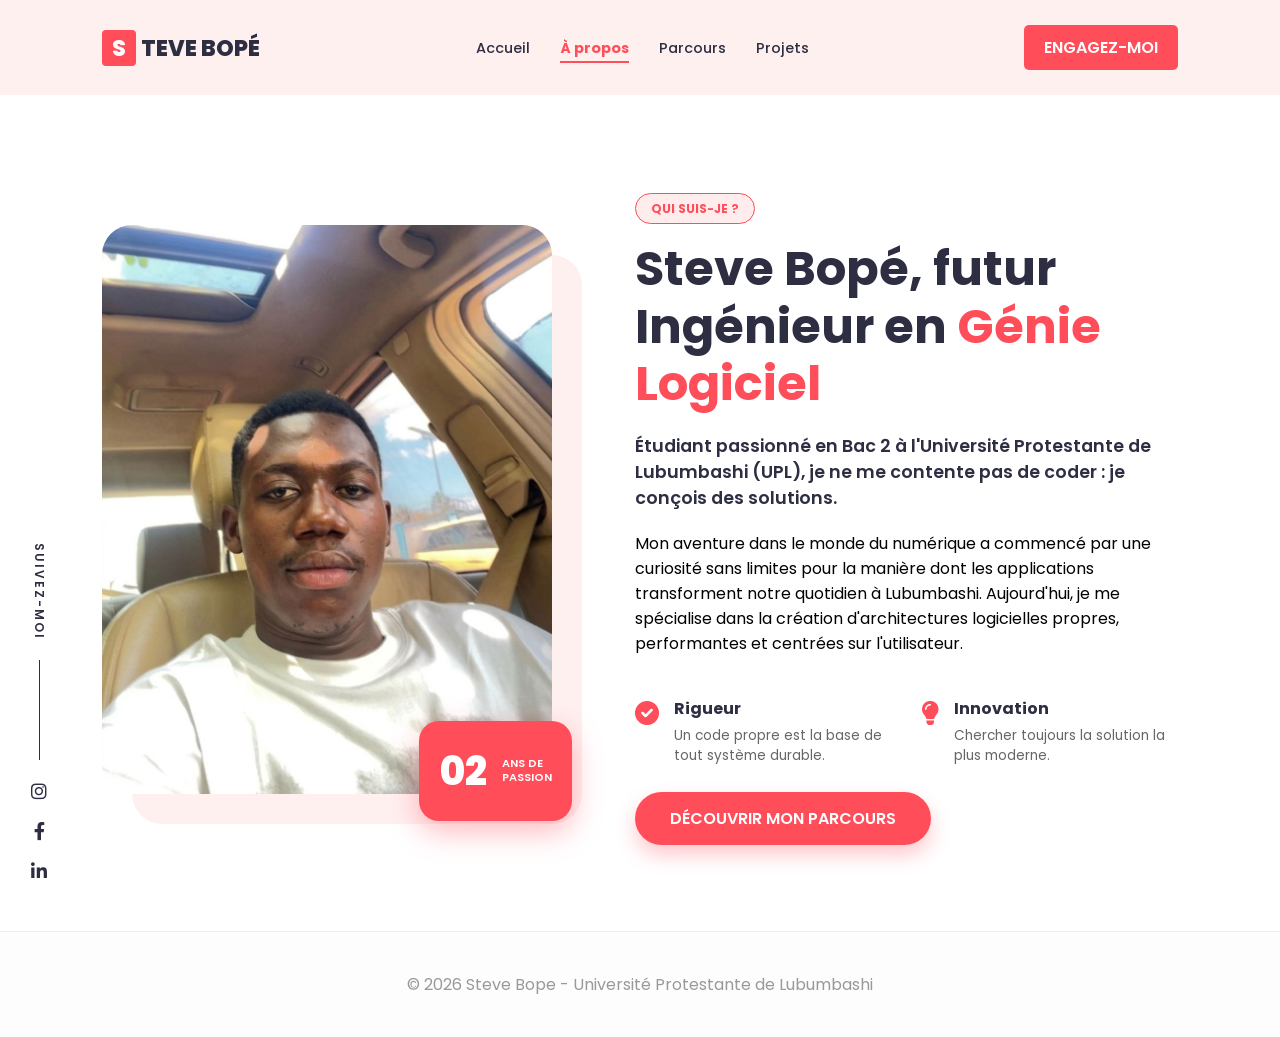
<file: a-propos.html>
<!DOCTYPE html>
<html lang="fr">
<head>
    <meta charset="UTF-8">
    <meta name="viewport" content="width=device-width, initial-scale=1.0">
    <title>À Propos | Steve Bopé</title>
    <link href="https://fonts.googleapis.com/css2?family=Poppins:wght@300;400;600;700&display=swap" rel="stylesheet">
    <link rel="stylesheet" href="https://cdnjs.cloudflare.com/ajax/libs/font-awesome/6.0.0/css/all.min.css">
    <link rel="stylesheet" href="style.css">
</head>
<body>

    <div class="social-sidebar">
        <p class="follow-us">SUIVEZ-MOI</p>
        <div class="line"></div>
        <a href="https://instagram.com/stevebope" target="_blank"><i class="fab fa-instagram"></i></a>
        <a href="https://facebook.com/stevebope" target="_blank"><i class="fab fa-facebook-f"></i></a>
        <a href="https://linkedin.com/in/steve-bope" target="_blank"><i class="fab fa-linkedin-in"></i></a>
    </div>

    <header>
        <div class="logo"><span>S</span>TEVE BOPÉ</div>
        <nav>
            <ul>
                <li><a href="index.html">Accueil</a></li>
                <li><a href="a-propos.html" class="active-link">À propos</a></li>
                <li><a href="parcours.html">Parcours</a></li>
                <li><a href="projets.html">Projets</a></li>
            </ul>
        </nav>
        <a href="contact.html" class="btn-hire-top">ENGAGEZ-MOI</a>
    </header>

    <section class="about-section">
        <div class="about-container">
            <div class="about-image">
                <div class="image-wrapper">
                <img src="manasse.jpeg" alt="Steve Bopé">
                    <div class="experience-badge">
                        <span class="number">02</span>
                        <span class="text">ANS DE<br>PASSION</span>
                    </div>
                </div>
            </div>

            <div class="about-text">
                <span class="badge">QUI SUIS-JE ?</span>
                <h2>Steve Bopé, futur Ingénieur en <span>Génie Logiciel</span></h2>
                <p class="main-p">
                    Étudiant passionné en Bac 2 à l'Université Protestante de Lubumbashi (UPL), 
                    je ne me contente pas de coder : je conçois des solutions.
                </p>
                <p>
                    Mon aventure dans le monde du numérique a commencé par une curiosité sans limites 
                    pour la manière dont les applications transforment notre quotidien à Lubumbashi. 
                    Aujourd'hui, je me spécialise dans la création d'architectures logicielles 
                    propres, performantes et centrées sur l'utilisateur.
                </p>

                <div class="values-grid">
                    <div class="value-item">
                        <i class="fas fa-check-circle"></i>
                        <div>
                            <h4>Rigueur</h4>
                            <p>Un code propre est la base de tout système durable.</p>
                        </div>
                    </div>
                    <div class="value-item">
                        <i class="fas fa-lightbulb"></i>
                        <div>
                            <h4>Innovation</h4>
                            <p>Chercher toujours la solution la plus moderne.</p>
                        </div>
                    </div>
                </div>

                <a href="parcours.html" class="btn-main">DÉCOUVRIR MON PARCOURS</a>
            </div>
        </div>
    </section>

    <footer>
        <p>© 2026 Steve Bope - Université Protestante de Lubumbashi</p>
    </footer>

</body>

</html>
</file>
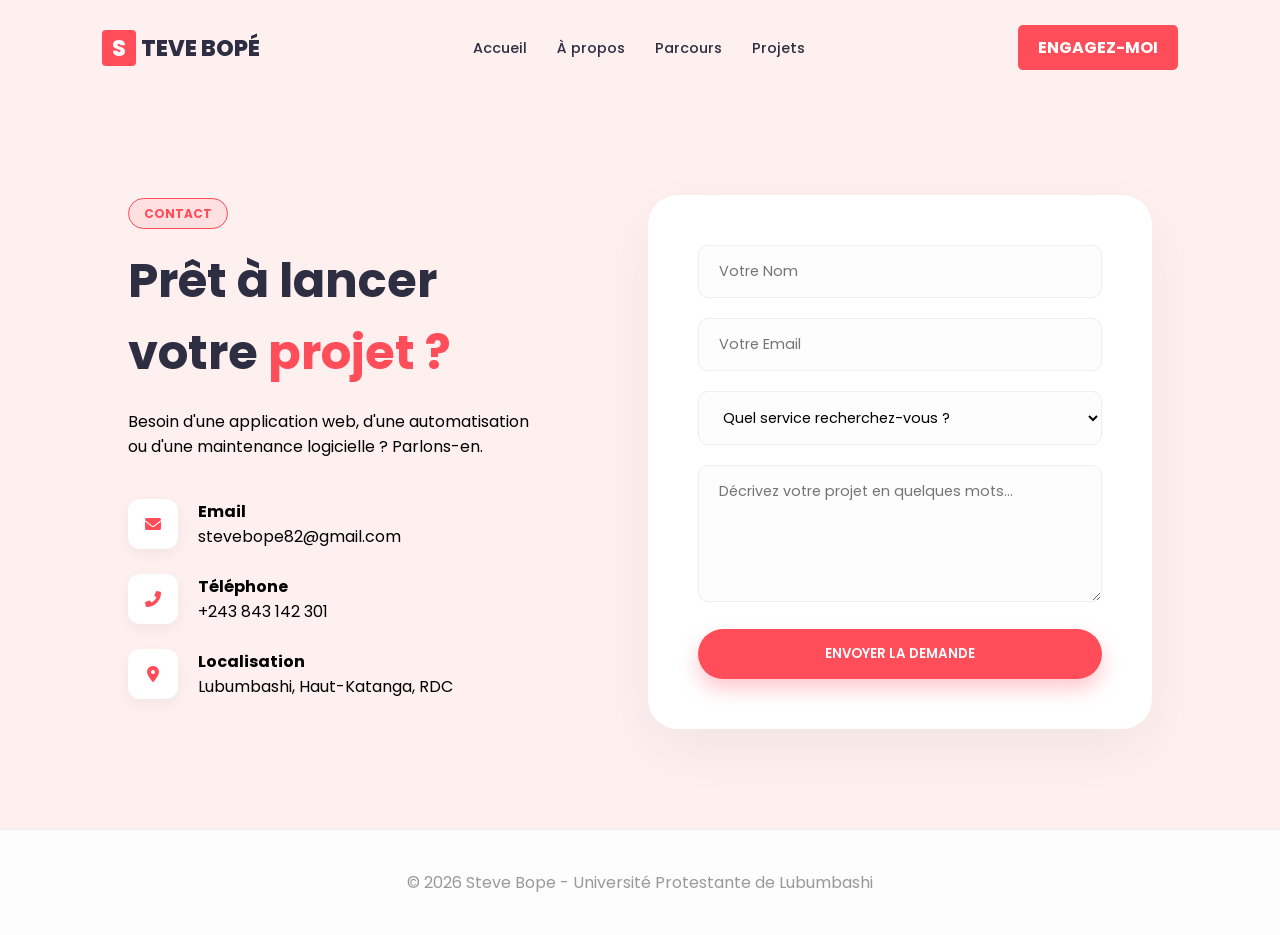
<file: contact.html>
<!DOCTYPE html>
<html lang="fr">
<head>
    <meta charset="UTF-8">
    <meta name="viewport" content="width=device-width, initial-scale=1.0">
    <title>Contactez-moi | Steve Bopé</title>
    <link href="https://fonts.googleapis.com/css2?family=Poppins:wght@300;400;600;700&display=swap" rel="stylesheet">
    <link rel="stylesheet" href="https://cdnjs.cloudflare.com/ajax/libs/font-awesome/6.0.0/css/all.min.css">
    <link rel="stylesheet" href="style.css">
</head>
<body>

    <header>
        <div class="logo"><span>S</span>TEVE BOPÉ</div>
        <nav>
            <ul>
                <li><a href="index.html">Accueil</a></li>
                <li><a href="a-propos.html">À propos</a></li>
                <li><a href="parcours.html">Parcours</a></li>
                <li><a href="projets.html">Projets</a></li>
            </ul>
        </nav>
        <a href="contact.html" class="active-link btn-hire-top">ENGAGEZ-MOI</a>
    </header>

    <section class="contact-page">
        <div class="contact-container">
            <div class="contact-info-side">
                <span class="badge">CONTACT</span>
                <h2>Prêt à lancer votre <span>projet ?</span></h2>
                <p>Besoin d'une application web, d'une automatisation ou d'une maintenance logicielle ? Parlons-en.</p>
                
                <div class="contact-methods">
                    <div class="method-item">
                        <i class="fas fa-envelope"></i>
                        <div>
                            <h4>Email</h4>
                            <p>stevebope82@gmail.com</p>
                        </div>
                    </div>
                    <div class="method-item">
                        <i class="fas fa-phone-alt"></i>
                        <div>
                            <h4>Téléphone</h4>
                            <p>+243 843 142 301</p>
                        </div>
                    </div>
                    <div class="method-item">
                        <i class="fas fa-map-marker-alt"></i>
                        <div>
                            <h4>Localisation</h4>
                            <p>Lubumbashi, Haut-Katanga, RDC</p>
                        </div>
                    </div>
                </div>
            </div>

            <div class="contact-form-side">
                <form action="#" method="POST" class="hire-form">
                    <div class="form-group">
                        <input type="text" placeholder="Votre Nom" required>
                    </div>
                    <div class="form-group">
                        <input type="email" placeholder="Votre Email" required>
                    </div>
                    <div class="form-group">
                        <select required>
                            <option value="" disabled selected>Quel service recherchez-vous ?</option>
                            <option value="web">Développement Web</option>
                            <option value="mobile">Application Mobile</option>
                            <option value="auto">Automatisation de tâches</option>
                            <option value="maintenance">Maintenance Logicielle</option>
                            <option value="database">Gestion de Données</option>
                        </select>
                    </div>
                    <div class="form-group">
                        <textarea placeholder="Décrivez votre projet en quelques mots..." rows="5" required></textarea>
                    </div>
                    <button type="submit" class="btn-main">ENVOYER LA DEMANDE</button>
                </form>
            </div>
        </div>
    </section>

    <footer>
        <p>© 2026 Steve Bope - Université Protestante de Lubumbashi</p>
    </footer>

</body>

</html>
</file>
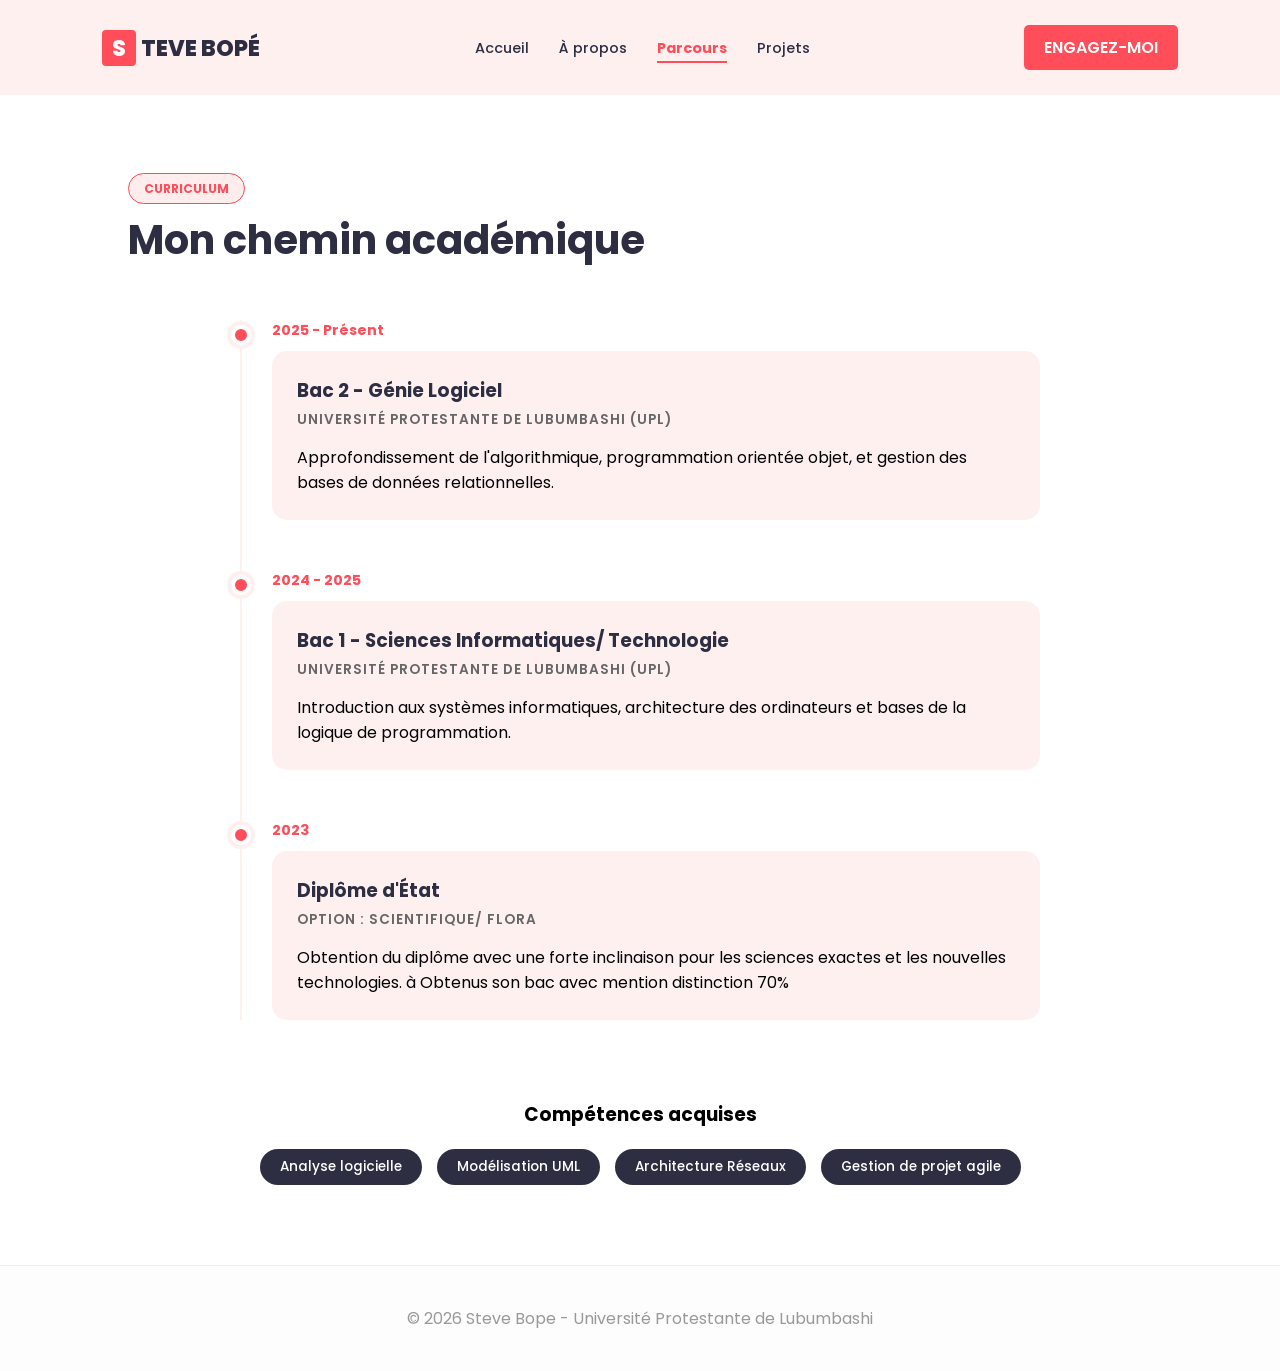
<file: parcours.html>
<!DOCTYPE html>
<html lang="fr">
<head>
    <meta charset="UTF-8">
    <meta name="viewport" content="width=device-width, initial-scale=1.0">
    <title>Mon Parcours | Steve Bopé</title>
    <link href="https://fonts.googleapis.com/css2?family=Poppins:wght@300;400;600;700&display=swap" rel="stylesheet">
    <link rel="stylesheet" href="https://cdnjs.cloudflare.com/ajax/libs/font-awesome/6.0.0/css/all.min.css">
    <link rel="stylesheet" href="style.css">
</head>
<body>

    <header>
        <div class="logo"><span>S</span>TEVE BOPÉ</div>
        <nav>
            <ul>
                <li><a href="index.html">Accueil</a></li>
                <li><a href="a-propos.html">À propos</a></li>
                <li><a href="parcours.html" class="active-link">Parcours</a></li>
                <li><a href="projets.html">Projets</a></li>
            </ul>
        </nav>
        <a href="contact.html" class="btn-hire-top">ENGAGEZ-MOI</a>
    </header>

    <section class="parcours-section">
        <div class="section-title">
            <span class="badge">CURRICULUM</span>
            <h2>Mon chemin <span>académique</span></h2>
        </div>

        <div class="timeline">
            <div class="timeline-item">
                <div class="timeline-dot"></div>
                <div class="timeline-date">2025 - Présent</div>
                <div class="timeline-content">
                    <h3>Bac 2 - Génie Logiciel</h3>
                    <p class="institution">Université Protestante de Lubumbashi (UPL)</p>
                    <p>Approfondissement de l'algorithmique, programmation orientée objet, et gestion des bases de données relationnelles.</p>
                </div>
            </div>

            <div class="timeline-item">
                <div class="timeline-dot"></div>
                <div class="timeline-date">2024 - 2025</div>
                <div class="timeline-content">
                    <h3>Bac 1 - Sciences Informatiques/ Technologie</h3>
                    <p class="institution">Université Protestante de Lubumbashi (UPL)</p>
                    <p>Introduction aux systèmes informatiques, architecture des ordinateurs et bases de la logique de programmation.</p>
                </div>
            </div>

            <div class="timeline-item">
                <div class="timeline-dot"></div>
                <div class="timeline-date">2023</div>
                <div class="timeline-content">
                    <h3>Diplôme d'État</h3>
                    <p class="institution">Option : Scientifique/ Flora</p>
                    <p>Obtention du diplôme avec une forte inclinaison pour les sciences exactes et les nouvelles technologies. à Obtenus son bac avec mention distinction 70%</p>
                </div>
            </div>
        </div>

        <div class="skills-highlight">
            <h3>Compétences acquises</h3>
            <div class="skills-tags">
                <span>Analyse logicielle</span>
                <span>Modélisation UML</span>
                <span>Architecture Réseaux</span>
                <span>Gestion de projet agile</span>
            </div>
        </div>
    </section>

    <footer>
        <p>© 2026 Steve Bope - Université Protestante de Lubumbashi</p>
    </footer>

</body>
</html>
</file>
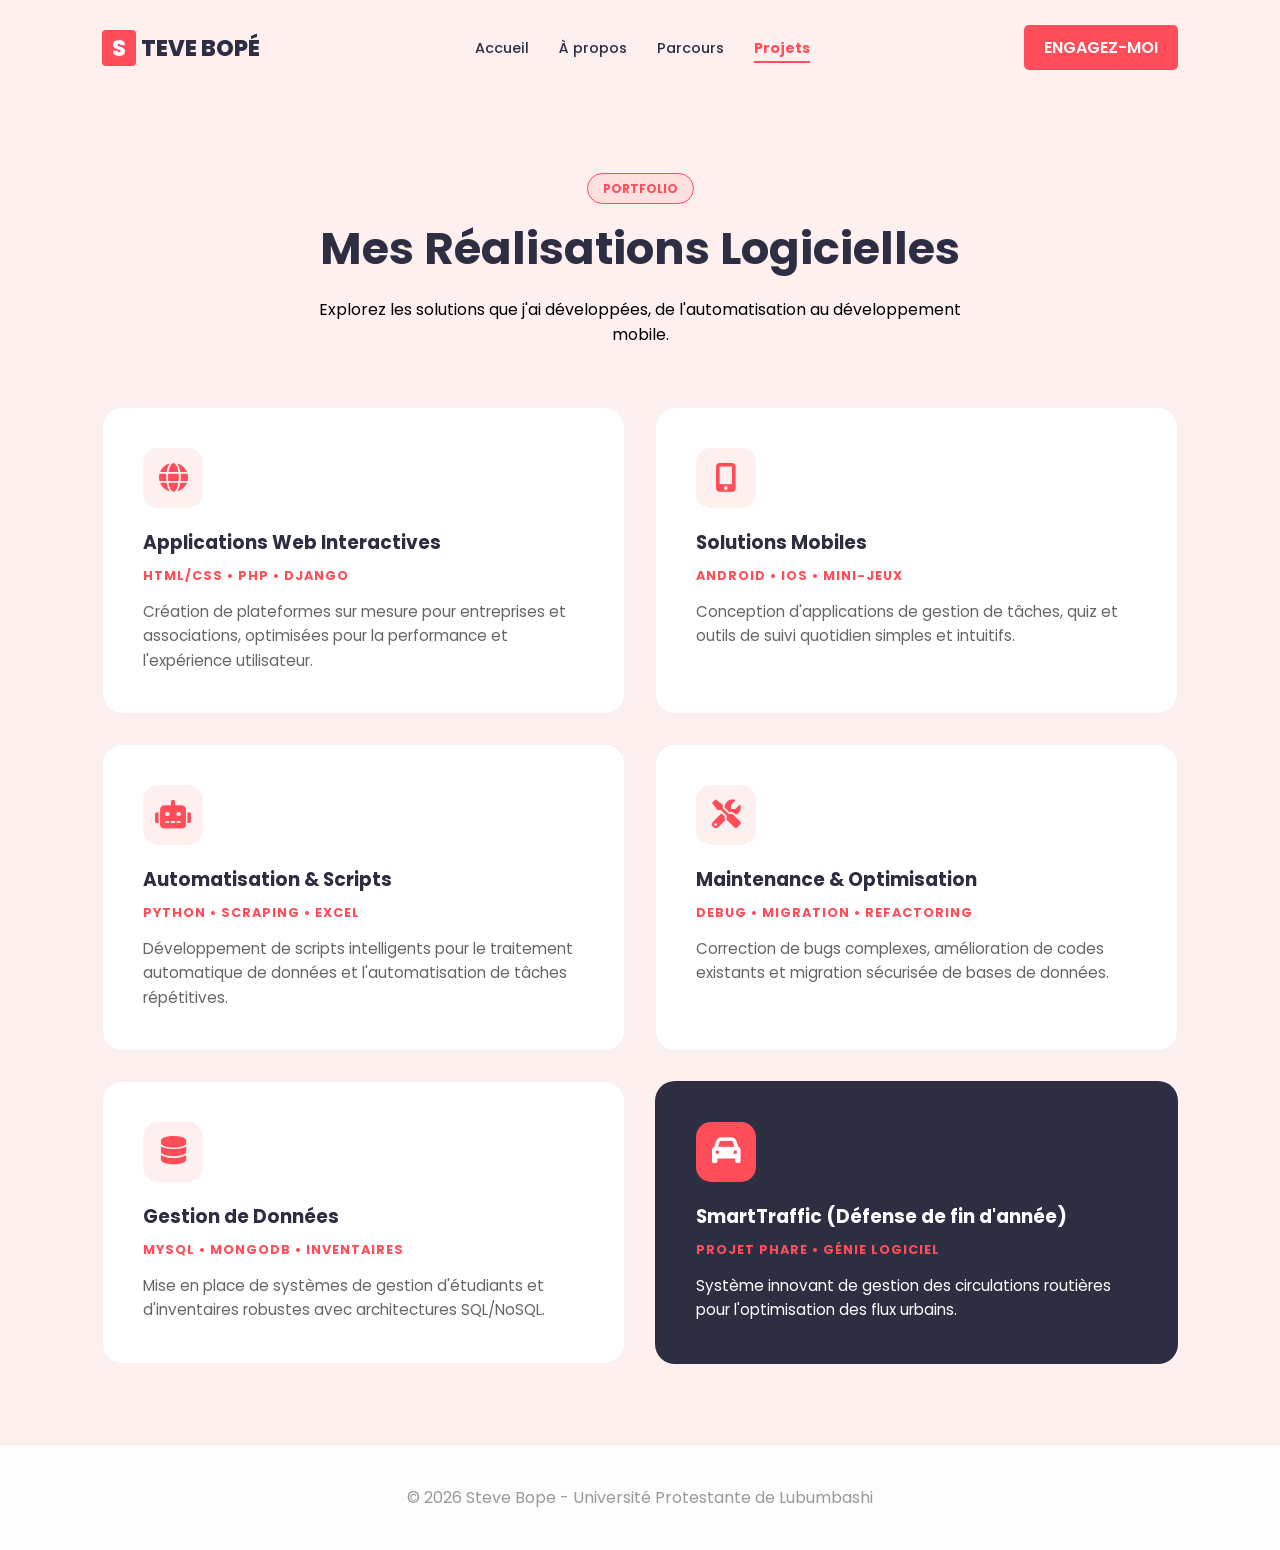
<file: projets.html>
<!DOCTYPE html>
<html lang="fr">
<head>
    <meta charset="UTF-8">
    <meta name="viewport" content="width=device-width, initial-scale=1.0">
    <title>Mes Projets | Steve Bopé</title>
    <link href="https://fonts.googleapis.com/css2?family=Poppins:wght@300;400;600;700&display=swap" rel="stylesheet">
    <link rel="stylesheet" href="https://cdnjs.cloudflare.com/ajax/libs/font-awesome/6.0.0/css/all.min.css">
    <link rel="stylesheet" href="style.css">
</head>
<body>

    <header>
        <div class="logo"><span>S</span>TEVE BOPÉ</div>
        <nav>
            <ul>
                <li><a href="index.html">Accueil</a></li>
                <li><a href="a-propos.html">À propos</a></li>
                <li><a href="parcours.html">Parcours</a></li>
                <li><a href="projets.html" class="active-link">Projets</a></li>
            </ul>
        </nav>
        <a href="contact.html" class="btn-hire-top">ENGAGEZ-MOI</a>
    </header>

    <section class="projets-page">
        <div class="section-title-centered">
            <span class="badge">PORTFOLIO</span>
            <h2>Mes Réalisations <span>Logicielles</span></h2>
            <p>Explorez les solutions que j'ai développées, de l'automatisation au développement mobile.</p>
        </div>

        <div class="projects-grid-full">
            <div class="project-item">
                <div class="project-icon"><i class="fas fa-globe"></i></div>
                <div class="project-info">
                    <h3>Applications Web Interactives</h3>
                    <span class="tag">HTML/CSS • PHP • Django</span>
                    <p>Création de plateformes sur mesure pour entreprises et associations, optimisées pour la performance et l'expérience utilisateur.</p>
                </div>
            </div>

            <div class="project-item">
                <div class="project-icon"><i class="fas fa-mobile-alt"></i></div>
                <div class="project-info">
                    <h3>Solutions Mobiles</h3>
                    <span class="tag">Android • iOS • Mini-jeux</span>
                    <p>Conception d'applications de gestion de tâches, quiz et outils de suivi quotidien simples et intuitifs.</p>
                </div>
            </div>

            <div class="project-item">
                <div class="project-icon"><i class="fas fa-robot"></i></div>
                <div class="project-info">
                    <h3>Automatisation & Scripts</h3>
                    <span class="tag">Python • Scraping • Excel</span>
                    <p>Développement de scripts intelligents pour le traitement automatique de données et l'automatisation de tâches répétitives.</p>
                </div>
            </div>

            <div class="project-item">
                <div class="project-icon"><i class="fas fa-tools"></i></div>
                <div class="project-info">
                    <h3>Maintenance & Optimisation</h3>
                    <span class="tag">Debug • Migration • Refactoring</span>
                    <p>Correction de bugs complexes, amélioration de codes existants et migration sécurisée de bases de données.</p>
                </div>
            </div>

            <div class="project-item">
                <div class="project-icon"><i class="fas fa-database"></i></div>
                <div class="project-info">
                    <h3>Gestion de Données</h3>
                    <span class="tag">MySQL • MongoDB • Inventaires</span>
                    <p>Mise en place de systèmes de gestion d'étudiants et d'inventaires robustes avec architectures SQL/NoSQL.</p>
                </div>
            </div>

            <div class="project-item special">
                <div class="project-icon"><i class="fas fa-car"></i></div>
                <div class="project-info">
                    <h3>SmartTraffic (Défense de fin d'année)</h3>
                    <span class="tag">Projet phare • Génie Logiciel</span>
                    <p>Système innovant de gestion des circulations routières pour l'optimisation des flux urbains.</p>
                </div>
            </div>
        </div>
    </section>

    <footer>
        <p>© 2026 Steve Bope - Université Protestante de Lubumbashi</p>
    </footer>

</body>
</html>
</file>
<file: style.css>
:root {
    --primary: #ff4d5a; /* Corail dynamique */
    --secondary: #2d2e42; /* Bleu foncé pro */
    --bg-light: #fff0f0; /* Fond rosé doux */
    --white: #ffffff;
    --gray: #666;
}

* {
    margin: 0;
    padding: 0;
    box-sizing: border-box;
    font-family: 'Poppins', sans-serif;
}

body {
    background: var(--white);
    overflow-x: hidden;
}

/* Sidebars */
.social-sidebar, .contact-sidebar {
    position: fixed;
    bottom: 0;
    display: flex;
    flex-direction: column;
    align-items: center;
    z-index: 100;
}

.social-sidebar { left: 30px; }
.contact-sidebar { right: 30px; }

.follow-us, .contact-sidebar a {
    writing-mode: vertical-rl;
    text-orientation: mixed;
    text-decoration: none;
    color: var(--secondary);
    font-size: 12px;
    font-weight: 600;
    letter-spacing: 2px;
    margin-bottom: 20px;
}

.line {
    width: 1px;
    height: 100px;
    background: var(--secondary);
    margin-bottom: 20px;
}

.social-sidebar i {
    margin-bottom: 20px;
    font-size: 18px;
    color: var(--secondary);
    transition: 0.3s;
}

.social-sidebar i:hover { color: var(--primary); }

/* Header & Nav Improvements */
header {
    display: flex;
    justify-content: space-between;
    align-items: center;
    padding: 25px 8%;
    background: var(--bg-light);
    position: sticky;
    top: 0;
    z-index: 1000;
}

.logo {
    font-weight: 800;
    font-size: 1.4rem;
    color: var(--secondary);
}

.logo span {
    background: var(--primary);
    color: white;
    padding: 2px 10px;
    border-radius: 4px;
    margin-right: 5px;
}

nav ul { display: flex; list-style: none; align-items: center;}
nav ul li { margin: 0 15px; }

nav a { 
    text-decoration: none; 
    color: var(--secondary); 
    font-weight: 500; 
    font-size: 0.9rem;
    position: relative;
    padding-bottom: 5px;
    transition: 0.3s;
}

/* Effet de soulignement au survol */
nav a::after {
    content: '';
    position: absolute;
    width: 0;
    height: 2px;
    bottom: 0;
    left: 0;
    background: var(--primary);
    transition: 0.3s;
}

nav a:hover::after { width: 100%; }
nav a:hover { color: var(--primary); }

/* Style pour la page active */
.active-link {
    color: var(--primary) !important;
    font-weight: 700 !important;
}

.active-link::after { width: 100% !important; }

.btn-hire-top {
    background: var(--primary);
    color: white !important;
    padding: 10px 20px;
    border-radius: 5px;
    text-decoration: none;
    font-weight: 600;
    transition: 0.3s;
}

.btn-hire-top:hover {
    background: var(--secondary);
    transform: translateY(-2px);
}

/* Hero */
.hero {
    background: var(--bg-light);
    padding: 50px 8% 120px;
}

.hero-content {
    display: flex;
    justify-content: space-between;
    align-items: center;
}

.hero-text { max-width: 600px; }

.badge {
    background: rgba(255, 77, 90, 0.1);
    color: var(--primary);
    padding: 6px 15px;
    border-radius: 20px;
    font-size: 0.75rem;
    font-weight: 700;
    border: 1px solid var(--primary);
}

.hero-text h1 {
    font-size: 3.8rem;
    line-height: 1.1;
    color: var(--secondary);
    margin: 20px 0;
}

.hero-text h1 span { color: var(--primary); }

.hero-btns { display: flex; gap: 20px; margin-top: 35px; }

.btn-main, .btn-outline {
    padding: 15px 35px;
    border-radius: 50px;
    text-decoration: none;
    font-weight: 600;
    transition: 0.3s;
}

.btn-main {
    background: var(--primary);
    color: white;
    box-shadow: 0 10px 20px rgba(255, 77, 90, 0.3);
}

.btn-outline {
    background: var(--secondary);
    color: white;
}

.btn-main:hover, .btn-outline:hover {
    transform: translateY(-3px);
    opacity: 0.9;
}

.hero-image { position: relative; }
.hero-image img {
    width: 400px;
    position: relative;
    z-index: 5;
    border-radius: 20px;
}

/* Showcase */
.showcase { padding: 100px 10%; text-align: center; }

.section-title h2 { font-size: 2.5rem; margin: 10px 0 50px; color: var(--secondary); }

.filter-menu { margin-bottom: 50px; }
.filter-menu span {
    margin: 0 15px;
    font-weight: 600;
    color: #999;
    cursor: pointer;
    transition: 0.3s;
}

.filter-menu span.active { color: var(--primary); border-bottom: 2px solid var(--primary); }

.projects-grid {
    display: grid;
    grid-template-columns: repeat(auto-fit, minmax(320px, 1fr));
    gap: 40px;
}

.project-card { text-align: left; }

.project-img {
    height: 250px;
    border-radius: 20px;
    overflow: hidden;
    margin-bottom: 15px;
    position: relative;
    box-shadow: 0 15px 30px rgba(0,0,0,0.1);
}

.project-img img { width: 100%; height: 100%; object-fit: cover; transition: 0.5s; }

.overlay {
    position: absolute; top: 0; left: 0; width: 100%; height: 100%;
    background: rgba(45, 46, 66, 0.8);
    display: flex; justify-content: center; align-items: center;
    opacity: 0; transition: 0.3s;
}

.overlay span { color: white; border: 1px solid white; padding: 10px 20px; border-radius: 30px; }

.project-card:hover .overlay { opacity: 1; }
.project-card:hover img { transform: scale(1.1); }

footer { padding: 40px; text-align: center; background: #fdfdfd; color: #999; border-top: 1px solid #eee; }

/* Responsive */
@media (max-width: 900px) {
    .hero-content { flex-direction: column; text-align: center; }
    .hero-text h1 { font-size: 2.5rem; }
    .hero-btns { justify-content: center; }
    .social-sidebar, .contact-sidebar { display: none; }
}
/* --- Styles Page À Propos --- */

.about-section {
    padding: 100px 8%;
    background: var(--white);
}

.about-container {
    display: grid;
    grid-template-columns: 1fr 1.2fr;
    gap: 80px;
    align-items: center;
}

.about-image .image-wrapper {
    position: relative;
    max-width: 450px;
}

.about-image img {
    width: 100%;
    border-radius: 30px;
    box-shadow: 30px 30px 0px var(--bg-light);
}

.experience-badge {
    position: absolute;
    bottom: -20px;
    right: -20px;
    background: var(--primary);
    color: white;
    padding: 20px;
    border-radius: 20px;
    display: flex;
    align-items: center;
    gap: 15px;
    box-shadow: 0 10px 30px rgba(255, 77, 90, 0.4);
}

.experience-badge .number {
    font-size: 2.5rem;
    font-weight: 800;
}

.experience-badge .text {
    font-size: 0.7rem;
    font-weight: 600;
    line-height: 1.2;
}

.about-text h2 {
    font-size: 3rem;
    margin: 20px 0;
    line-height: 1.2;
    color: var(--secondary);
}

.about-text h2 span { color: var(--primary); }

.main-p {
    font-size: 1.1rem;
    font-weight: 600;
    color: var(--secondary);
    margin-bottom: 20px;
}

.values-grid {
    display: grid;
    grid-template-columns: 1fr 1fr;
    gap: 30px;
    margin: 40px 0;
}

.value-item {
    display: flex;
    gap: 15px;
}

.value-item i {
    color: var(--primary);
    font-size: 1.5rem;
    margin-top: 5px;
}

.value-item h4 {
    color: var(--secondary);
    margin-bottom: 5px;
}

.value-item p {
    font-size: 0.85rem;
    color: var(--gray);
}

/* Responsive À Propos */
@media (max-width: 992px) {
    .about-container { grid-template-columns: 1fr; gap: 50px; }
    .about-image { display: flex; justify-content: center; }
    .about-text { text-align: center; }
    .values-grid { text-align: left; }
}
/* --- Styles Page Parcours (Timeline) --- */

.parcours-section {
    padding: 80px 10%;
    background: var(--white);
}

.timeline {
    position: relative;
    max-width: 800px;
    margin: 50px auto;
    padding-left: 30px;
    border-left: 2px solid var(--bg-light);
}

.timeline-item {
    position: relative;
    margin-bottom: 50px;
}

.timeline-dot {
    position: absolute;
    left: -41px;
    top: 5px;
    width: 20px;
    height: 20px;
    background: var(--primary);
    border-radius: 50%;
    border: 4px solid var(--white);
    box-shadow: 0 0 0 4px var(--bg-light);
}

.timeline-date {
    font-weight: 700;
    color: var(--primary);
    font-size: 0.9rem;
    margin-bottom: 10px;
}

.timeline-content {
    background: var(--bg-light);
    padding: 25px;
    border-radius: 15px;
    transition: 0.3s;
}

.timeline-content:hover {
    transform: translateX(10px);
    background: #fff;
    box-shadow: 0 10px 30px rgba(0,0,0,0.05);
}

.timeline-content h3 {
    color: var(--secondary);
    margin-bottom: 5px;
}

.institution {
    font-weight: 600;
    font-size: 0.85rem;
    color: var(--gray);
    margin-bottom: 15px;
    text-transform: uppercase;
    letter-spacing: 1px;
}

.skills-highlight {
    text-align: center;
    margin-top: 80px;
}

.skills-tags {
    display: flex;
    justify-content: center;
    flex-wrap: wrap;
    gap: 15px;
    margin-top: 20px;
}

.skills-tags span {
    background: var(--secondary);
    color: white;
    padding: 8px 20px;
    border-radius: 30px;
    font-size: 0.85rem;
    font-weight: 500;
}
/* --- Styles Page Projets --- */

.projets-page {
    padding: 80px 8%;
    background: var(--bg-light);
}

.section-title-centered {
    text-align: center;
    max-width: 700px;
    margin: 0 auto 60px;
}

.section-title-centered h2 {
    font-size: 2.8rem;
    margin: 15px 0;
    color: var(--secondary);
}

.projects-grid-full {
    display: grid;
    grid-template-columns: repeat(auto-fit, minmax(350px, 1fr));
    gap: 30px;
}

.project-item {
    background: var(--white);
    padding: 40px;
    border-radius: 20px;
    display: flex;
    flex-direction: column;
    gap: 20px;
    transition: 0.4s;
    border: 1px solid rgba(0,0,0,0.05);
}

.project-item:hover {
    transform: translateY(-10px);
    box-shadow: 0 20px 40px rgba(0,0,0,0.08);
}

.project-icon {
    width: 60px;
    height: 60px;
    background: var(--bg-light);
    color: var(--primary);
    display: flex;
    align-items: center;
    justify-content: center;
    font-size: 1.8rem;
    border-radius: 15px;
}

.project-info h3 {
    color: var(--secondary);
    margin-bottom: 5px;
}

.project-info .tag {
    display: inline-block;
    color: var(--primary);
    font-size: 0.8rem;
    font-weight: 700;
    text-transform: uppercase;
    letter-spacing: 1px;
    margin-bottom: 15px;
}

.project-info p {
    color: var(--gray);
    font-size: 0.95rem;
    line-height: 1.6;
}

/* Style spécial pour le projet de défense */
.project-item.special {
    background: var(--secondary);
}

.project-item.special h3, 
.project-item.special p {
    color: white;
}

.project-item.special .project-icon {
    background: var(--primary);
    color: white;
}
/* --- Styles Page Contact --- */

.contact-page {
    padding: 100px 10%;
    background: var(--bg-light);
    min-height: 80vh;
}

.contact-container {
    display: grid;
    grid-template-columns: 1fr 1.2fr;
    gap: 100px;
    align-items: center;
}

.contact-info-side h2 {
    font-size: 3rem;
    margin: 20px 0;
    color: var(--secondary);
}

.contact-info-side h2 span {
    color: var(--primary);
}

.contact-methods {
    margin-top: 40px;
}

.method-item {
    display: flex;
    align-items: center;
    gap: 20px;
    margin-bottom: 25px;
}

.method-item i {
    width: 50px;
    height: 50px;
    background: var(--white);
    color: var(--primary);
    display: flex;
    align-items: center;
    justify-content: center;
    border-radius: 12px;
    box-shadow: 0 5px 15px rgba(0,0,0,0.05);
}

.contact-form-side {
    background: var(--white);
    padding: 50px;
    border-radius: 30px;
    box-shadow: 0 20px 60px rgba(0,0,0,0.05);
}

.form-group {
    margin-bottom: 20px;
}

.form-group input, 
.form-group select, 
.form-group textarea {
    width: 100%;
    padding: 15px 20px;
    border: 1px solid #eee;
    border-radius: 10px;
    font-family: 'Poppins', sans-serif;
    font-size: 0.9rem;
    background: #fdfdfd;
    outline: none;
    transition: 0.3s;
}

.form-group input:focus, 
.form-group select:focus, 
.form-group textarea:focus {
    border-color: var(--primary);
    background: white;
}

.hire-form .btn-main {
    width: 100%;
    border: none;
    cursor: pointer;
}

/* Responsive Contact */
@media (max-width: 992px) {
    .contact-container { grid-template-columns: 1fr; gap: 50px; }
    .contact-info-side { text-align: center; }
    .method-item { justify-content: center; text-align: left; }
}
</file>
